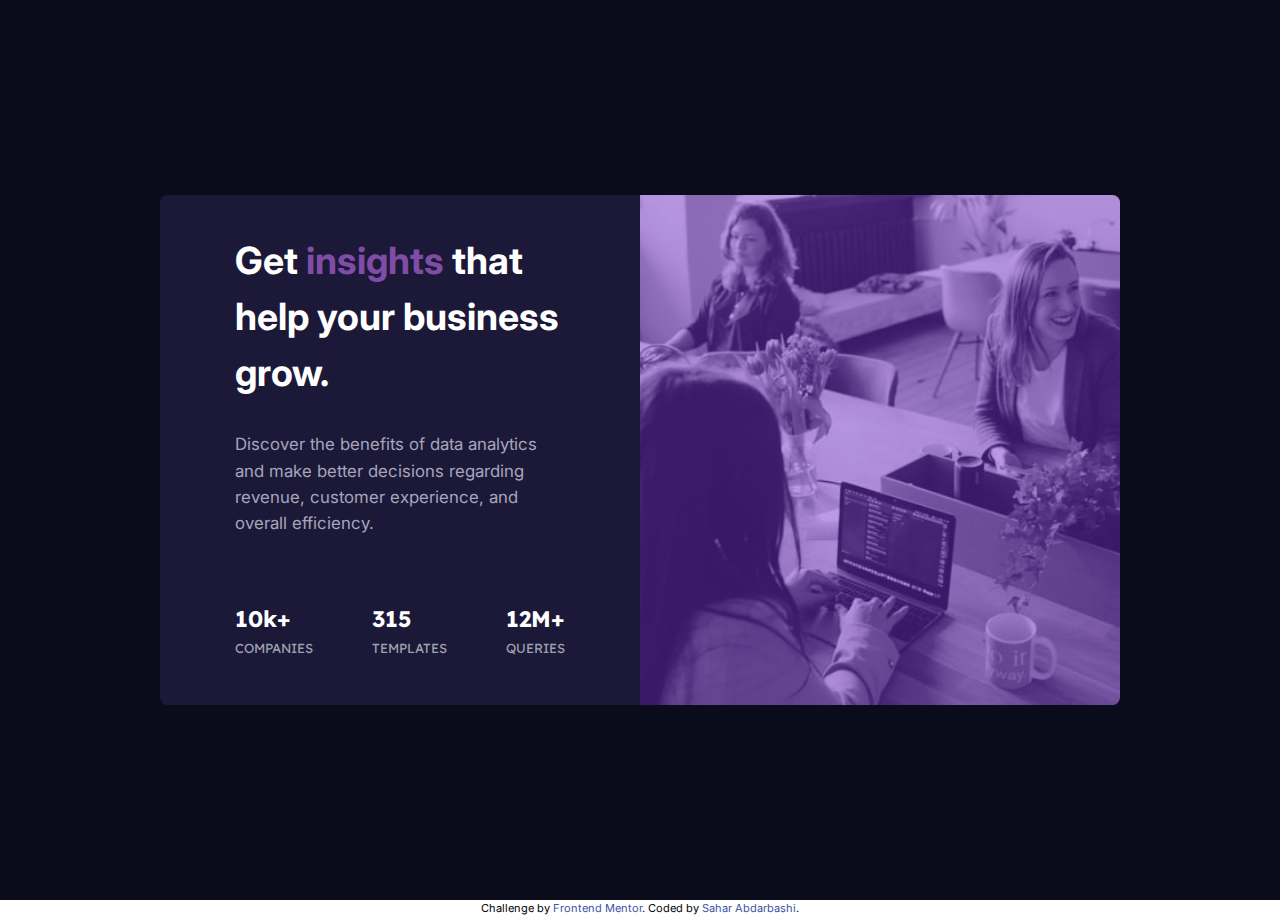
<file: index.html>
<!DOCTYPE html>
<html lang="en">

<head>
  <meta charset="UTF-8">
  <meta name="viewport" content="width=device-width, initial-scale=1.0">
  <!-- displays site properly based on user's device -->

  <link rel="icon" type="image/png" sizes="32x32" href="./images/favicon-32x32.png">

  <title>Frontend Mentor | Stats preview card component</title>
  <link rel="stylesheet" href="./src/css/main.css">
</head>

<body class="h-full">

  <main class="main">
    <div class="container">
      <div class="w-full lg:w-1/2 px-12 lg:px-20 py-10 order-2 lg:order-1 text-center lg:text-left">
        <div class="text-white">
          <h1 class="text-[1.87rem] lg:text-[2.5rem] font-bold">
            Get <span class="text-[#804DA6]">insights</span> that help your business grow.
          </h1>
        </div>
        <div class="text-[#A7A5BB] lg:text-lg mt-8">
          <p>
            Discover the benefits of data analytics and make better decisions regarding revenue, customer
            experience, and overall efficiency.
          </p>
          <div class="mt-16 flex flex-col items-center lg:flex-row lg:justify-between">
            <div class="text-white my-2 font-lexend-deca">
              <h2 class="text-2xl font-bold">
                10k+
              </h2>
              <span class="stats-text">companies</span>
            </div>

            <div class="text-white my-2 font-lexend-deca">
              <h2 class="text-2xl font-bold">
                315
              </h2>
              <span class="stats-text">Templates</span>
            </div>

            <div class="text-white my-2 font-lexend-deca">
              <h2 class="text-2xl font-bold">
                12M+
              </h2>
              <span class="stats-text">queries</span>
            </div>

          </div>
        </div>
      </div>

      <div class="relative w-full lg:w-1/2 sepia-[.10] order-1 lg:order-2">
        <img src="./images/image-header-desktop.jpg" class="w-full h-full object-cover" alt="">
        <div class="absolute inset-0 bg-violet-700 opacity-50"></div>
      </div>

    </div>
  </main>


  <div class="attribution">
    Challenge by <a href="https://www.frontendmentor.io?ref=challenge" target="_blank">Frontend Mentor</a>.
    Coded by <a href="#">Sahar Abdarbashi</a>.
  </div>

</body>

</html>
</file>
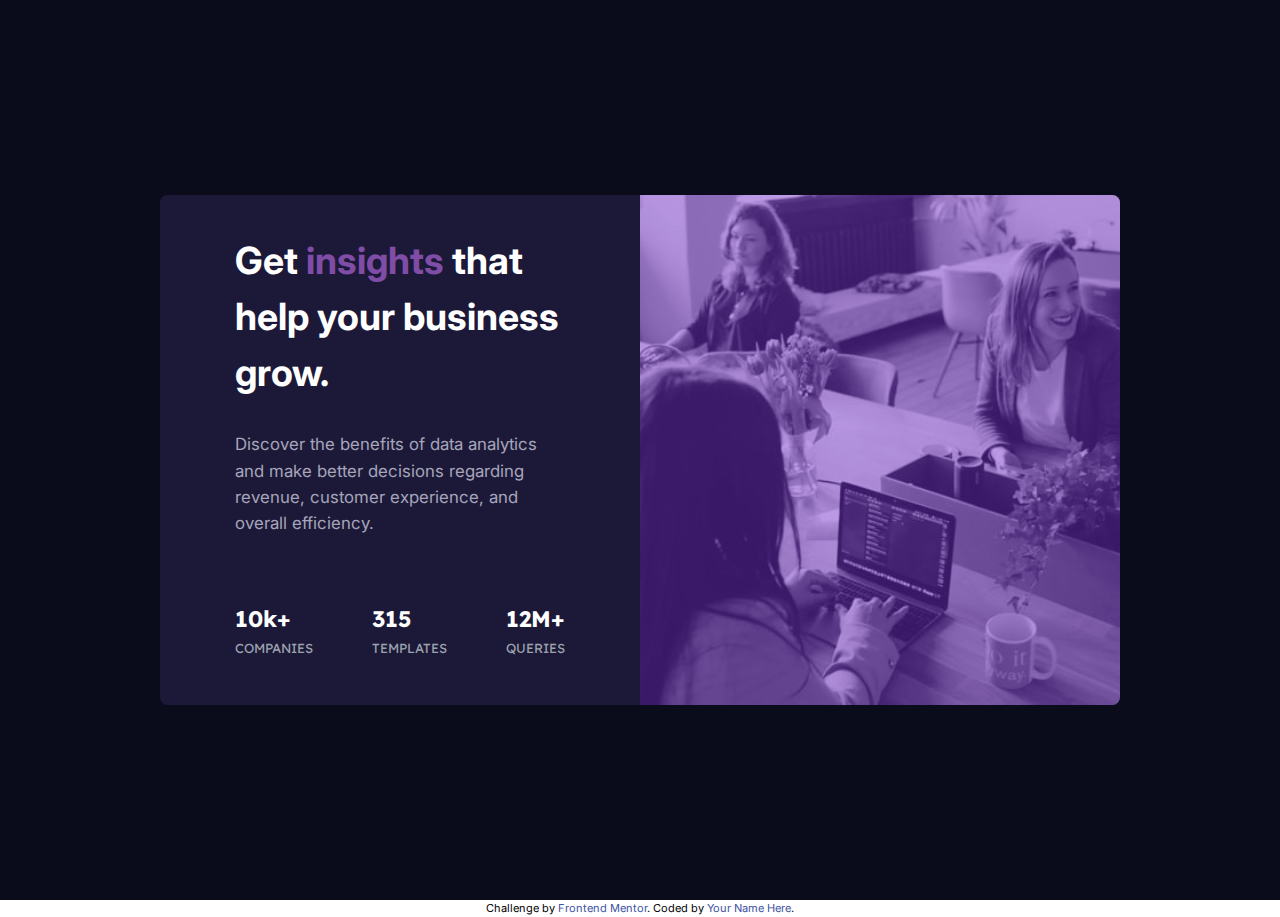
<file: src/index.html>
<!DOCTYPE html>
<html lang="en">

<head>
  <meta charset="UTF-8">
  <meta name="viewport" content="width=device-width, initial-scale=1.0">
  <!-- displays site properly based on user's device -->

  <link rel="icon" type="image/png" sizes="32x32" href="./images/favicon-32x32.png">

  <title>Frontend Mentor | Stats preview card component</title>

  <!-- Feel free to remove these styles or customise in your own stylesheet 👍 -->
  <style>
    .attribution {
      font-size: 11px;
      text-align: center;
    }

    .attribution a {
      color: hsl(228, 45%, 44%);
    }
  </style>
  <link rel="stylesheet" href="./css/main.css">
</head>

<body class="h-full">

  <main class="main">
    <div class="container">

      <div class="w-full lg:w-1/2 px-12 lg:px-20 py-10 order-2 lg:order-1 text-center lg:text-left">
        <div class="text-white">
          <h1 class="text-[1.87rem] lg:text-[2.5rem] font-bold">
            Get <span class="text-[#804DA6]">insights</span> that help your business grow.
          </h1>
        </div>
        <div class="text-[#A7A5BB] lg:text-lg mt-8">
          <p>
            Discover the benefits of data analytics and make better decisions regarding revenue, customer
            experience, and overall efficiency.
          </p>
          <div class="mt-16 flex flex-col items-center lg:flex-row lg:justify-between">
            <div class="text-white my-2 font-lexend-deca">
              <h2 class="text-2xl font-bold">
                10k+
              </h2>
              <span class="stats-text">companies</span>
            </div>

            <div class="text-white my-2 font-lexend-deca">
              <h2 class="text-2xl font-bold">
                315
              </h2>
              <span class="stats-text">Templates</span>
            </div>

            <div class="text-white my-2 font-lexend-deca">
              <h2 class="text-2xl font-bold">
                12M+
              </h2>
              <span class="stats-text">queries</span>
            </div>

          </div>
        </div>

      </div>

      <div class="relative w-full lg:w-1/2 sepia-[.10] order-1 lg:order-2">
        <img src="../images/image-header-desktop.jpg" class="w-full h-full object-cover" alt="">
        <div class="absolute inset-0 bg-violet-700 opacity-50"></div>
      </div>

    </div>
  </main>


  <div class="attribution">
    Challenge by <a href="https://www.frontendmentor.io?ref=challenge" target="_blank">Frontend Mentor</a>.
    Coded by <a href="#">Your Name Here</a>.
  </div>

</body>

</html>
</file>
<file: src/css/main.css>
@import url("https://fonts.googleapis.com/css?family=Inter&display=swap");

@import url("https://fonts.googleapis.com/css?family=Lexend+Deca&display=swap");

/*
! tailwindcss v3.1.4 | MIT License | https://tailwindcss.com
*/

/*
1. Prevent padding and border from affecting element width. (https://github.com/mozdevs/cssremedy/issues/4)
2. Allow adding a border to an element by just adding a border-width. (https://github.com/tailwindcss/tailwindcss/pull/116)
*/

*,
::before,
::after {
  box-sizing: border-box;
  /* 1 */
  border-width: 0;
  /* 2 */
  border-style: solid;
  /* 2 */
  border-color: #e5e7eb;
  /* 2 */
}

::before,
::after {
  --tw-content: '';
}

/*
1. Use a consistent sensible line-height in all browsers.
2. Prevent adjustments of font size after orientation changes in iOS.
3. Use a more readable tab size.
4. Use the user's configured `sans` font-family by default.
*/

html {
  line-height: 1.5;
  /* 1 */
  -webkit-text-size-adjust: 100%;
  /* 2 */
  -moz-tab-size: 4;
  /* 3 */
  -o-tab-size: 4;
     tab-size: 4;
  /* 3 */
  font-family: ui-sans-serif, system-ui, -apple-system, BlinkMacSystemFont, "Segoe UI", Roboto, "Helvetica Neue", Arial, "Noto Sans", sans-serif, "Apple Color Emoji", "Segoe UI Emoji", "Segoe UI Symbol", "Noto Color Emoji";
  /* 4 */
}

/*
1. Remove the margin in all browsers.
2. Inherit line-height from `html` so users can set them as a class directly on the `html` element.
*/

body {
  margin: 0;
  /* 1 */
  line-height: inherit;
  /* 2 */
}

/*
1. Add the correct height in Firefox.
2. Correct the inheritance of border color in Firefox. (https://bugzilla.mozilla.org/show_bug.cgi?id=190655)
3. Ensure horizontal rules are visible by default.
*/

hr {
  height: 0;
  /* 1 */
  color: inherit;
  /* 2 */
  border-top-width: 1px;
  /* 3 */
}

/*
Add the correct text decoration in Chrome, Edge, and Safari.
*/

abbr:where([title]) {
  -webkit-text-decoration: underline dotted;
          text-decoration: underline dotted;
}

/*
Remove the default font size and weight for headings.
*/

h1,
h2,
h3,
h4,
h5,
h6 {
  font-size: inherit;
  font-weight: inherit;
}

/*
Reset links to optimize for opt-in styling instead of opt-out.
*/

a {
  color: inherit;
  text-decoration: inherit;
}

/*
Add the correct font weight in Edge and Safari.
*/

b,
strong {
  font-weight: bolder;
}

/*
1. Use the user's configured `mono` font family by default.
2. Correct the odd `em` font sizing in all browsers.
*/

code,
kbd,
samp,
pre {
  font-family: ui-monospace, SFMono-Regular, Menlo, Monaco, Consolas, "Liberation Mono", "Courier New", monospace;
  /* 1 */
  font-size: 1em;
  /* 2 */
}

/*
Add the correct font size in all browsers.
*/

small {
  font-size: 80%;
}

/*
Prevent `sub` and `sup` elements from affecting the line height in all browsers.
*/

sub,
sup {
  font-size: 75%;
  line-height: 0;
  position: relative;
  vertical-align: baseline;
}

sub {
  bottom: -0.25em;
}

sup {
  top: -0.5em;
}

/*
1. Remove text indentation from table contents in Chrome and Safari. (https://bugs.chromium.org/p/chromium/issues/detail?id=999088, https://bugs.webkit.org/show_bug.cgi?id=201297)
2. Correct table border color inheritance in all Chrome and Safari. (https://bugs.chromium.org/p/chromium/issues/detail?id=935729, https://bugs.webkit.org/show_bug.cgi?id=195016)
3. Remove gaps between table borders by default.
*/

table {
  text-indent: 0;
  /* 1 */
  border-color: inherit;
  /* 2 */
  border-collapse: collapse;
  /* 3 */
}

/*
1. Change the font styles in all browsers.
2. Remove the margin in Firefox and Safari.
3. Remove default padding in all browsers.
*/

button,
input,
optgroup,
select,
textarea {
  font-family: inherit;
  /* 1 */
  font-size: 100%;
  /* 1 */
  font-weight: inherit;
  /* 1 */
  line-height: inherit;
  /* 1 */
  color: inherit;
  /* 1 */
  margin: 0;
  /* 2 */
  padding: 0;
  /* 3 */
}

/*
Remove the inheritance of text transform in Edge and Firefox.
*/

button,
select {
  text-transform: none;
}

/*
1. Correct the inability to style clickable types in iOS and Safari.
2. Remove default button styles.
*/

button,
[type='button'],
[type='reset'],
[type='submit'] {
  -webkit-appearance: button;
  /* 1 */
  background-color: transparent;
  /* 2 */
  background-image: none;
  /* 2 */
}

/*
Use the modern Firefox focus style for all focusable elements.
*/

:-moz-focusring {
  outline: auto;
}

/*
Remove the additional `:invalid` styles in Firefox. (https://github.com/mozilla/gecko-dev/blob/2f9eacd9d3d995c937b4251a5557d95d494c9be1/layout/style/res/forms.css#L728-L737)
*/

:-moz-ui-invalid {
  box-shadow: none;
}

/*
Add the correct vertical alignment in Chrome and Firefox.
*/

progress {
  vertical-align: baseline;
}

/*
Correct the cursor style of increment and decrement buttons in Safari.
*/

::-webkit-inner-spin-button,
::-webkit-outer-spin-button {
  height: auto;
}

/*
1. Correct the odd appearance in Chrome and Safari.
2. Correct the outline style in Safari.
*/

[type='search'] {
  -webkit-appearance: textfield;
  /* 1 */
  outline-offset: -2px;
  /* 2 */
}

/*
Remove the inner padding in Chrome and Safari on macOS.
*/

::-webkit-search-decoration {
  -webkit-appearance: none;
}

/*
1. Correct the inability to style clickable types in iOS and Safari.
2. Change font properties to `inherit` in Safari.
*/

::-webkit-file-upload-button {
  -webkit-appearance: button;
  /* 1 */
  font: inherit;
  /* 2 */
}

/*
Add the correct display in Chrome and Safari.
*/

summary {
  display: list-item;
}

/*
Removes the default spacing and border for appropriate elements.
*/

blockquote,
dl,
dd,
h1,
h2,
h3,
h4,
h5,
h6,
hr,
figure,
p,
pre {
  margin: 0;
}

fieldset {
  margin: 0;
  padding: 0;
}

legend {
  padding: 0;
}

ol,
ul,
menu {
  list-style: none;
  margin: 0;
  padding: 0;
}

/*
Prevent resizing textareas horizontally by default.
*/

textarea {
  resize: vertical;
}

/*
1. Reset the default placeholder opacity in Firefox. (https://github.com/tailwindlabs/tailwindcss/issues/3300)
2. Set the default placeholder color to the user's configured gray 400 color.
*/

input::-moz-placeholder, textarea::-moz-placeholder {
  opacity: 1;
  /* 1 */
  color: #9ca3af;
  /* 2 */
}

input:-ms-input-placeholder, textarea:-ms-input-placeholder {
  opacity: 1;
  /* 1 */
  color: #9ca3af;
  /* 2 */
}

input::placeholder,
textarea::placeholder {
  opacity: 1;
  /* 1 */
  color: #9ca3af;
  /* 2 */
}

/*
Set the default cursor for buttons.
*/

button,
[role="button"] {
  cursor: pointer;
}

/*
Make sure disabled buttons don't get the pointer cursor.
*/

:disabled {
  cursor: default;
}

/*
1. Make replaced elements `display: block` by default. (https://github.com/mozdevs/cssremedy/issues/14)
2. Add `vertical-align: middle` to align replaced elements more sensibly by default. (https://github.com/jensimmons/cssremedy/issues/14#issuecomment-634934210)
   This can trigger a poorly considered lint error in some tools but is included by design.
*/

img,
svg,
video,
canvas,
audio,
iframe,
embed,
object {
  display: block;
  /* 1 */
  vertical-align: middle;
  /* 2 */
}

/*
Constrain images and videos to the parent width and preserve their intrinsic aspect ratio. (https://github.com/mozdevs/cssremedy/issues/14)
*/

img,
video {
  max-width: 100%;
  height: auto;
}

*, ::before, ::after{
  --tw-border-spacing-x: 0;
  --tw-border-spacing-y: 0;
  --tw-translate-x: 0;
  --tw-translate-y: 0;
  --tw-rotate: 0;
  --tw-skew-x: 0;
  --tw-skew-y: 0;
  --tw-scale-x: 1;
  --tw-scale-y: 1;
  --tw-pan-x:  ;
  --tw-pan-y:  ;
  --tw-pinch-zoom:  ;
  --tw-scroll-snap-strictness: proximity;
  --tw-ordinal:  ;
  --tw-slashed-zero:  ;
  --tw-numeric-figure:  ;
  --tw-numeric-spacing:  ;
  --tw-numeric-fraction:  ;
  --tw-ring-inset:  ;
  --tw-ring-offset-width: 0px;
  --tw-ring-offset-color: #fff;
  --tw-ring-color: rgb(59 130 246 / 0.5);
  --tw-ring-offset-shadow: 0 0 #0000;
  --tw-ring-shadow: 0 0 #0000;
  --tw-shadow: 0 0 #0000;
  --tw-shadow-colored: 0 0 #0000;
  --tw-blur:  ;
  --tw-brightness:  ;
  --tw-contrast:  ;
  --tw-grayscale:  ;
  --tw-hue-rotate:  ;
  --tw-invert:  ;
  --tw-saturate:  ;
  --tw-sepia:  ;
  --tw-drop-shadow:  ;
  --tw-backdrop-blur:  ;
  --tw-backdrop-brightness:  ;
  --tw-backdrop-contrast:  ;
  --tw-backdrop-grayscale:  ;
  --tw-backdrop-hue-rotate:  ;
  --tw-backdrop-invert:  ;
  --tw-backdrop-opacity:  ;
  --tw-backdrop-saturate:  ;
  --tw-backdrop-sepia:  ;
}

::-webkit-backdrop{
  --tw-border-spacing-x: 0;
  --tw-border-spacing-y: 0;
  --tw-translate-x: 0;
  --tw-translate-y: 0;
  --tw-rotate: 0;
  --tw-skew-x: 0;
  --tw-skew-y: 0;
  --tw-scale-x: 1;
  --tw-scale-y: 1;
  --tw-pan-x:  ;
  --tw-pan-y:  ;
  --tw-pinch-zoom:  ;
  --tw-scroll-snap-strictness: proximity;
  --tw-ordinal:  ;
  --tw-slashed-zero:  ;
  --tw-numeric-figure:  ;
  --tw-numeric-spacing:  ;
  --tw-numeric-fraction:  ;
  --tw-ring-inset:  ;
  --tw-ring-offset-width: 0px;
  --tw-ring-offset-color: #fff;
  --tw-ring-color: rgb(59 130 246 / 0.5);
  --tw-ring-offset-shadow: 0 0 #0000;
  --tw-ring-shadow: 0 0 #0000;
  --tw-shadow: 0 0 #0000;
  --tw-shadow-colored: 0 0 #0000;
  --tw-blur:  ;
  --tw-brightness:  ;
  --tw-contrast:  ;
  --tw-grayscale:  ;
  --tw-hue-rotate:  ;
  --tw-invert:  ;
  --tw-saturate:  ;
  --tw-sepia:  ;
  --tw-drop-shadow:  ;
  --tw-backdrop-blur:  ;
  --tw-backdrop-brightness:  ;
  --tw-backdrop-contrast:  ;
  --tw-backdrop-grayscale:  ;
  --tw-backdrop-hue-rotate:  ;
  --tw-backdrop-invert:  ;
  --tw-backdrop-opacity:  ;
  --tw-backdrop-saturate:  ;
  --tw-backdrop-sepia:  ;
}

::backdrop{
  --tw-border-spacing-x: 0;
  --tw-border-spacing-y: 0;
  --tw-translate-x: 0;
  --tw-translate-y: 0;
  --tw-rotate: 0;
  --tw-skew-x: 0;
  --tw-skew-y: 0;
  --tw-scale-x: 1;
  --tw-scale-y: 1;
  --tw-pan-x:  ;
  --tw-pan-y:  ;
  --tw-pinch-zoom:  ;
  --tw-scroll-snap-strictness: proximity;
  --tw-ordinal:  ;
  --tw-slashed-zero:  ;
  --tw-numeric-figure:  ;
  --tw-numeric-spacing:  ;
  --tw-numeric-fraction:  ;
  --tw-ring-inset:  ;
  --tw-ring-offset-width: 0px;
  --tw-ring-offset-color: #fff;
  --tw-ring-color: rgb(59 130 246 / 0.5);
  --tw-ring-offset-shadow: 0 0 #0000;
  --tw-ring-shadow: 0 0 #0000;
  --tw-shadow: 0 0 #0000;
  --tw-shadow-colored: 0 0 #0000;
  --tw-blur:  ;
  --tw-brightness:  ;
  --tw-contrast:  ;
  --tw-grayscale:  ;
  --tw-hue-rotate:  ;
  --tw-invert:  ;
  --tw-saturate:  ;
  --tw-sepia:  ;
  --tw-drop-shadow:  ;
  --tw-backdrop-blur:  ;
  --tw-backdrop-brightness:  ;
  --tw-backdrop-contrast:  ;
  --tw-backdrop-grayscale:  ;
  --tw-backdrop-hue-rotate:  ;
  --tw-backdrop-invert:  ;
  --tw-backdrop-opacity:  ;
  --tw-backdrop-saturate:  ;
  --tw-backdrop-sepia:  ;
}

.container{
  width: 100%;
}

@media (min-width: 640px){
  .container{
    max-width: 640px;
  }
}

@media (min-width: 768px){
  .container{
    max-width: 768px;
  }
}

@media (min-width: 1024px){
  .container{
    max-width: 1024px;
  }
}

@media (min-width: 1280px){
  .container{
    max-width: 1280px;
  }
}

@media (min-width: 1536px){
  .container{
    max-width: 1536px;
  }
}

.absolute{
  position: absolute;
}

.relative{
  position: relative;
}

.inset-0{
  top: 0px;
  right: 0px;
  bottom: 0px;
  left: 0px;
}

.order-2{
  order: 2;
}

.order-1{
  order: 1;
}

.my-2{
  margin-top: 0.5rem;
  margin-bottom: 0.5rem;
}

.mt-8{
  margin-top: 2rem;
}

.mt-16{
  margin-top: 4rem;
}

.flex{
  display: flex;
}

.h-full{
  height: 100%;
}

.w-full{
  width: 100%;
}

.grow{
  flex-grow: 1;
}

.flex-col{
  flex-direction: column;
}

.items-center{
  align-items: center;
}

.bg-violet-700{
  --tw-bg-opacity: 1;
  background-color: rgb(109 40 217 / var(--tw-bg-opacity));
}

.object-cover{
  -o-object-fit: cover;
     object-fit: cover;
}

.px-12{
  padding-left: 3rem;
  padding-right: 3rem;
}

.py-10{
  padding-top: 2.5rem;
  padding-bottom: 2.5rem;
}

.text-center{
  text-align: center;
}

.text-\[1\.87rem\]{
  font-size: 1.87rem;
}

.text-2xl{
  font-size: 1.5rem;
  line-height: 2rem;
}

.font-bold{
  font-weight: 700;
}

.text-white{
  --tw-text-opacity: 1;
  color: rgb(255 255 255 / var(--tw-text-opacity));
}

.text-\[\#804DA6\]{
  --tw-text-opacity: 1;
  color: rgb(128 77 166 / var(--tw-text-opacity));
}

.text-\[\#A7A5BB\]{
  --tw-text-opacity: 1;
  color: rgb(167 165 187 / var(--tw-text-opacity));
}

.opacity-50{
  opacity: 0.5;
}

.sepia-\[\.10\]{
  --tw-sepia: sepia(.10);
  filter: var(--tw-blur) var(--tw-brightness) var(--tw-contrast) var(--tw-grayscale) var(--tw-hue-rotate) var(--tw-invert) var(--tw-saturate) var(--tw-sepia) var(--tw-drop-shadow);
}

* {
  margin: 0;
  padding: 0;
  box-sizing: border-box;
}

html {
  font-family: "Inter";
  height: 100%;
  width: 100%;
  font-size: 15px;
}

.main{
  display: flex;
  justify-content: center;
  --tw-bg-opacity: 1;
  background-color: rgb(10 12 27 / var(--tw-bg-opacity));
}

@media (min-width: 1024px){
  .main{
    height: 100%;
    align-items: center;
  }
}

.container{
  margin-top: 4rem;
  margin-bottom: 4rem;
  margin-left: 1rem;
  margin-right: 1rem;
  display: flex;
  width: 100%;
  flex-direction: column;
  overflow: hidden;
  border-radius: 0.5rem;
  --tw-bg-opacity: 1;
  background-color: rgb(28 25 56 / var(--tw-bg-opacity));
}

@media (min-width: 1024px){
  .container{
    width: 75%;
    flex-direction: row;
  }
}

.container {
  /* max-height: 392px; */
}

.font-lexend-deca {
  font-family: "Lexend Deca";
  font-weight: 400;
}

.stats-text{
  font-size: 0.875rem;
  line-height: 1.25rem;
  text-transform: uppercase;
  --tw-text-opacity: 1;
  color: rgb(156 163 175 / var(--tw-text-opacity));
}

.attribution {
  font-size: 11px;
  text-align: center;
}

.attribution a {
  color: hsl(228, 45%, 44%);
}

@media (min-width: 1024px){
  .lg\:order-1{
    order: 1;
  }

  .lg\:order-2{
    order: 2;
  }

  .lg\:w-1\/2{
    width: 50%;
  }

  .lg\:flex-row{
    flex-direction: row;
  }

  .lg\:justify-between{
    justify-content: space-between;
  }

  .lg\:px-20{
    padding-left: 5rem;
    padding-right: 5rem;
  }

  .lg\:text-left{
    text-align: left;
  }

  .lg\:text-\[2\.5rem\]{
    font-size: 2.5rem;
  }

  .lg\:text-lg{
    font-size: 1.125rem;
    line-height: 1.75rem;
  }
}
</file>
